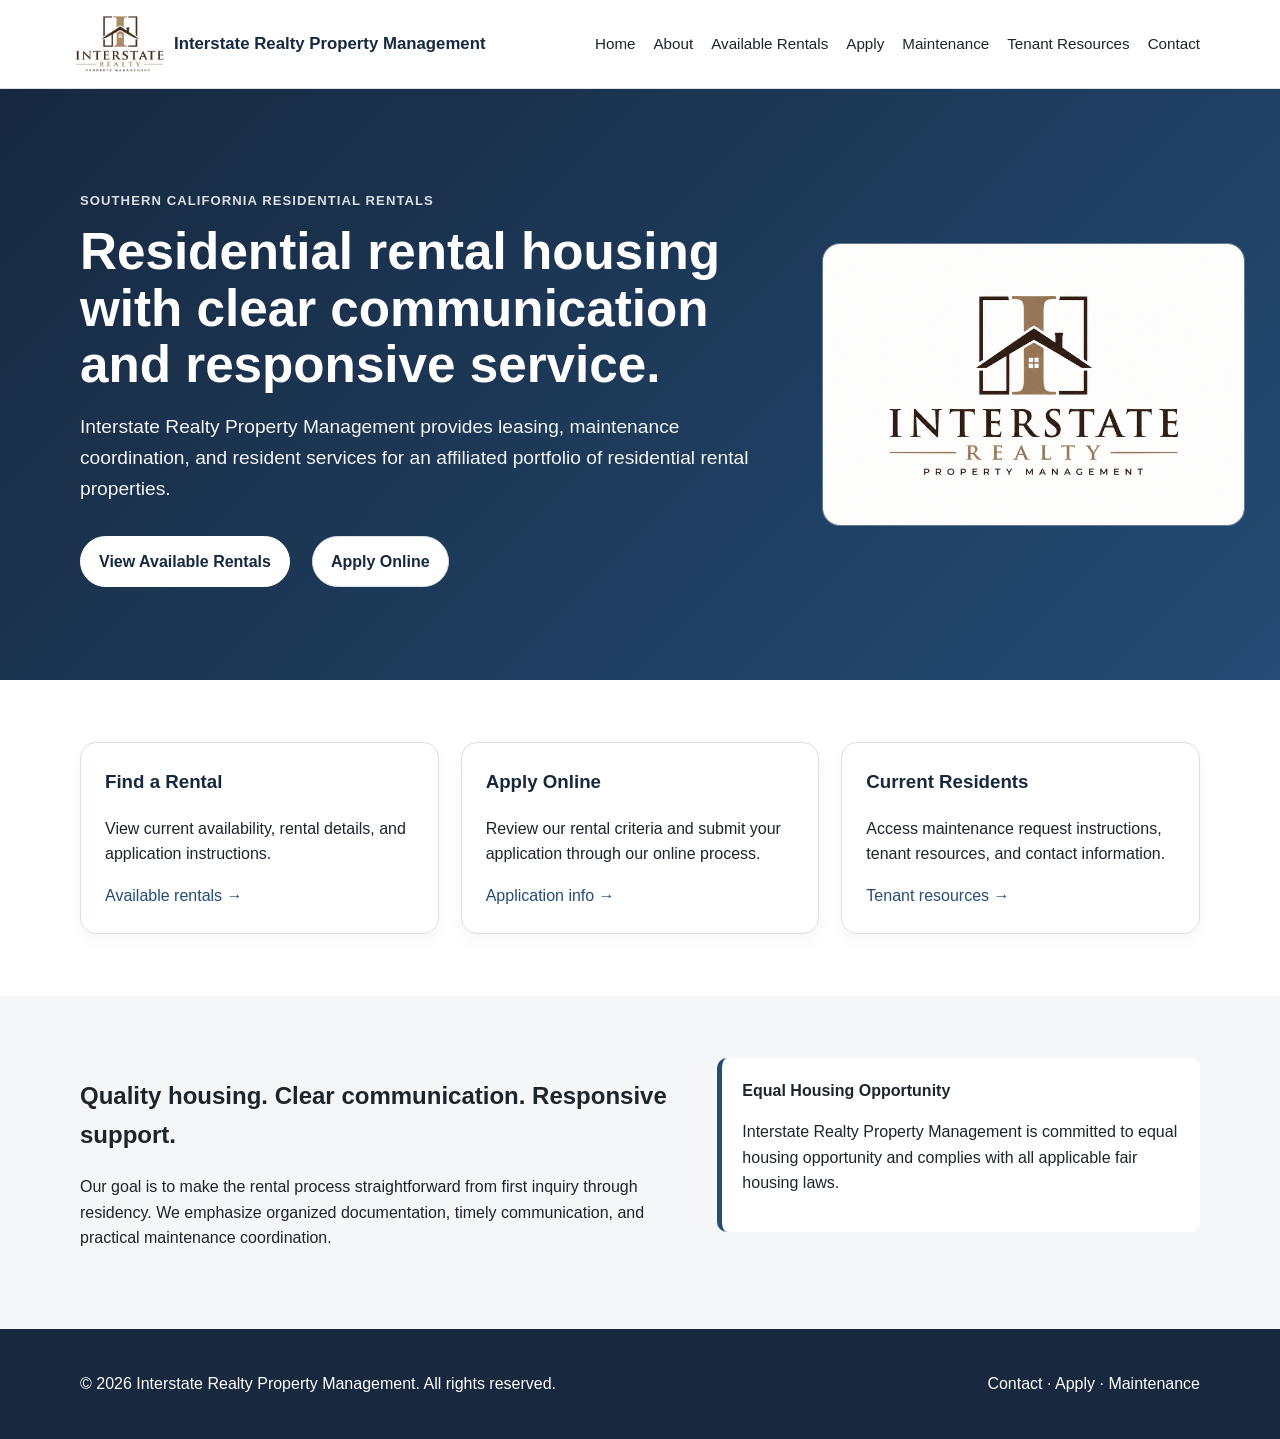
<file: index.html>
<!DOCTYPE html>
<html lang="en">
<head>
  <meta charset="UTF-8" />
  <meta name="viewport" content="width=device-width, initial-scale=1.0" />
  <title>Interstate Realty Property Management</title>
  <meta name="description" content="Residential rental housing in Southern California with professional leasing, clear communication, and responsive resident service." />
  <link rel="stylesheet" href="styles.css" />
</head>
<body>
  <header class="site-header">
    <div class="container nav-wrap">
      <a class="logo" href="index.html">
        <img src="images/irpmpng.png" alt="Interstate Realty Property Management logo" class="site-logo" />
        <span>Interstate Realty Property Management</span>
      </a>
      <button class="menu-toggle" aria-label="Toggle navigation">☰</button>
      <nav class="nav">
        <a href="index.html">Home</a>
        <a href="about.html">About</a>
        <a href="rentals.html">Available Rentals</a>
        <a href="apply.html">Apply</a>
        <a href="maintenance.html">Maintenance</a>
        <a href="resources.html">Tenant Resources</a>
        <a href="contact.html">Contact</a>
      </nav>
    </div>
  </header>

  <main>
    <section class="hero">
      <div class="container hero-grid">
        <div>
          <p class="eyebrow">Southern California Residential Rentals</p>
          <h1>Residential rental housing with clear communication and responsive service.</h1>
          <p class="hero-text">Interstate Realty Property Management provides leasing, maintenance coordination, and resident services for an affiliated portfolio of residential rental properties.</p>
          <div class="button-row">
            <a class="btn primary" href="rentals.html">View Available Rentals</a>
            <a class="btn secondary" href="apply.html">Apply Online</a>
          </div>
        </div>
        <div class="hero-card hero-image-card">
          <img src="images/irpm.png" alt="Interstate Realty Property Management" />
        </div>
      </div>
    </section>

    <section class="section">
      <div class="container cards three">
        <article class="card">
          <h3>Find a Rental</h3>
          <p>View current availability, rental details, and application instructions.</p>
          <a href="rentals.html">Available rentals →</a>
        </article>
        <article class="card">
          <h3>Apply Online</h3>
          <p>Review our rental criteria and submit your application through our online process.</p>
          <a href="apply.html">Application info →</a>
        </article>
        <article class="card">
          <h3>Current Residents</h3>
          <p>Access maintenance request instructions, tenant resources, and contact information.</p>
          <a href="resources.html">Tenant resources →</a>
        </article>
      </div>
    </section>

    <section class="section muted">
      <div class="container split">
        <div>
          <h2>Quality housing. Clear communication. Responsive support.</h2>
          <p>Our goal is to make the rental process straightforward from first inquiry through residency. We emphasize organized documentation, timely communication, and practical maintenance coordination.</p>
        </div>
        <div class="notice">
          <strong>Equal Housing Opportunity</strong>
          <p>Interstate Realty Property Management is committed to equal housing opportunity and complies with all applicable fair housing laws.</p>
        </div>
      </div>
    </section>
  </main>

  <footer class="site-footer">
    <div class="container footer-grid">
      <p>© <span id="year"></span> Interstate Realty Property Management. All rights reserved.</p>
      <p><a href="contact.html">Contact</a> · <a href="apply.html">Apply</a> · <a href="maintenance.html">Maintenance</a></p>
    </div>
  </footer>
  <script src="script.js"></script>
</body>
</html>
</file>
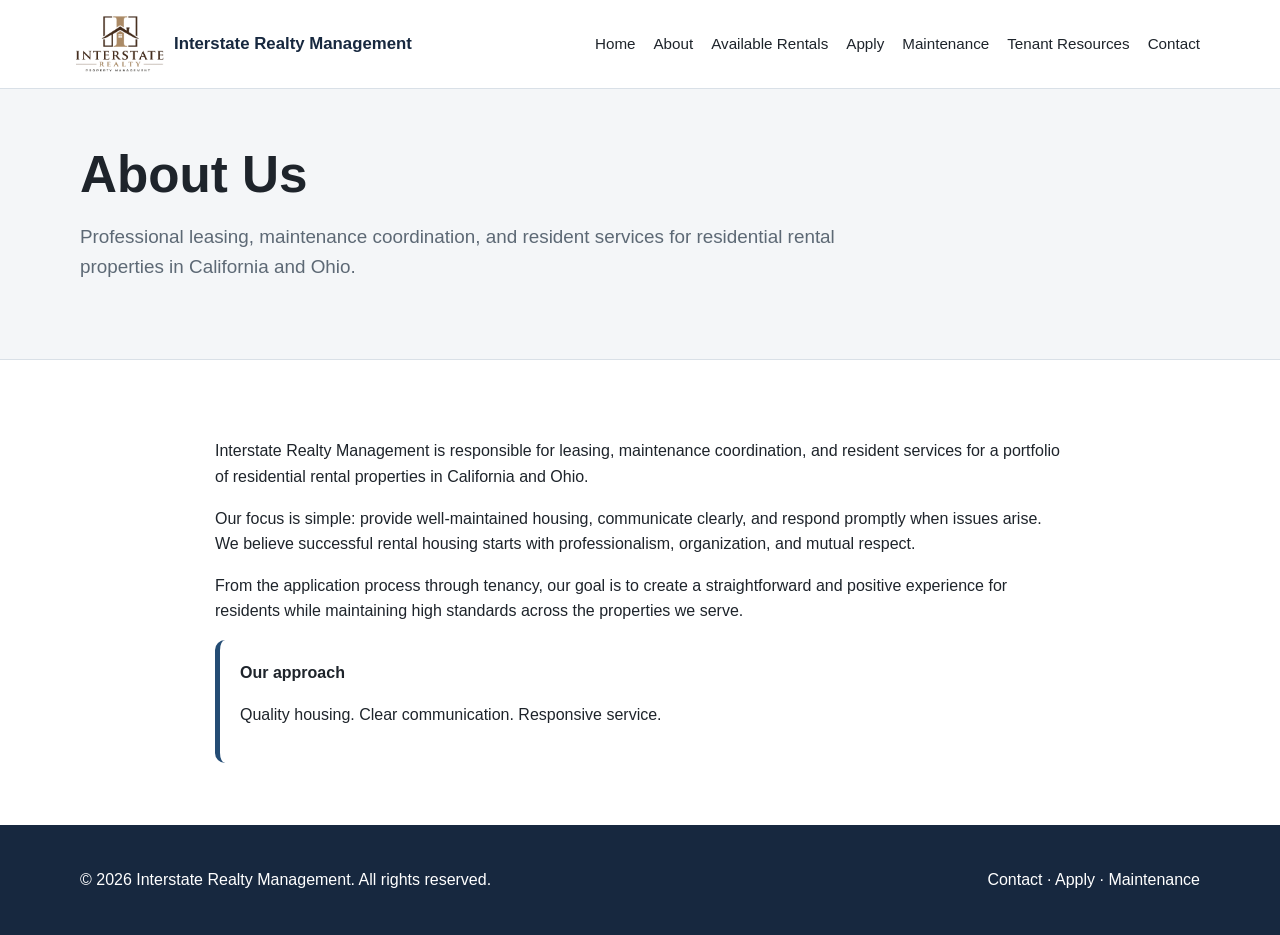
<file: about.html>
<!DOCTYPE html><html lang="en"><head><meta charset="UTF-8"><meta name="viewport" content="width=device-width, initial-scale=1.0"><title>About | Interstate Realty Management</title><link rel="stylesheet" href="styles.css"></head><body><header class="site-header"><div class="container nav-wrap"><a class="logo" href="index.html"><img src="images/irpmpng.png" alt="Interstate Realty Property Management logo" class="site-logo" /><span>Interstate Realty Management</span></a><button class="menu-toggle" aria-label="Toggle navigation">☰</button><nav class="nav"><a href="index.html">Home</a><a href="about.html">About</a><a href="rentals.html">Available Rentals</a><a href="apply.html">Apply</a><a href="maintenance.html">Maintenance</a><a href="resources.html">Tenant Resources</a><a href="contact.html">Contact</a></nav></div></header><main><section class="page-hero"><div class="container"><h1>About Us</h1><p>Professional leasing, maintenance coordination, and resident services for residential rental properties in California and Ohio.</p></div></section><section class="section"><div class="container content"><p>Interstate Realty Management is responsible for leasing, maintenance coordination, and resident services for a portfolio of residential rental properties in California and Ohio.</p><p>Our focus is simple: provide well-maintained housing, communicate clearly, and respond promptly when issues arise. We believe successful rental housing starts with professionalism, organization, and mutual respect.</p><p>From the application process through tenancy, our goal is to create a straightforward and positive experience for residents while maintaining high standards across the properties we serve.</p><div class="notice"><strong>Our approach</strong><p>Quality housing. Clear communication. Responsive service.</p></div></div></section></main><footer class="site-footer"><div class="container footer-grid"><p>© <span id="year"></span> Interstate Realty Management. All rights reserved.</p><p><a href="contact.html">Contact</a> · <a href="apply.html">Apply</a> · <a href="maintenance.html">Maintenance</a></p></div></footer><script src="script.js"></script></body></html>
</file>
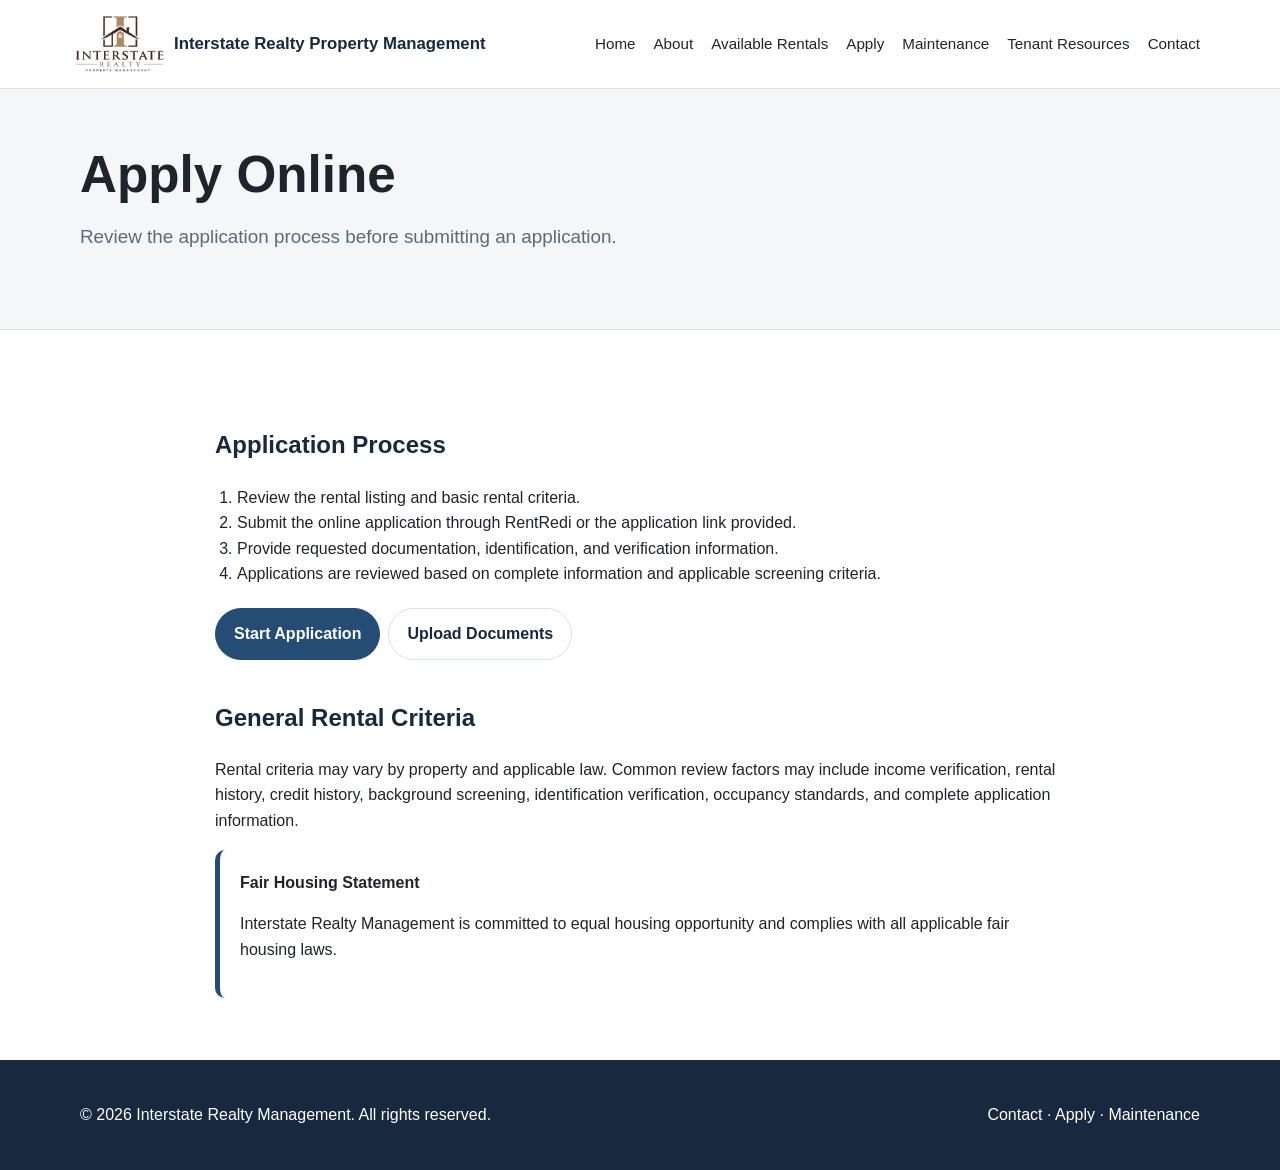
<file: apply.html>
<!DOCTYPE html><html lang="en"><head><meta charset="UTF-8"><meta name="viewport" content="width=device-width, initial-scale=1.0"><title>Apply | Interstate Realty Property Management</title><link rel="stylesheet" href="styles.css"></head><body><header class="site-header"><div class="container nav-wrap"><a class="logo" href="index.html"><img src="images/irpmpng.png" alt="Interstate Realty Property Management logo" class="site-logo" /><span>Interstate Realty Property Management</span></a><button class="menu-toggle" aria-label="Toggle navigation">☰</button><nav class="nav"><a href="index.html">Home</a><a href="about.html">About</a><a href="rentals.html">Available Rentals</a><a href="apply.html">Apply</a><a href="maintenance.html">Maintenance</a><a href="resources.html">Tenant Resources</a><a href="contact.html">Contact</a></nav></div></header><main><section class="page-hero"><div class="container"><h1>Apply Online</h1><p>Review the application process before submitting an application.</p></div></section><section class="section"><div class="container content"><h2>Application Process</h2><ol><li>Review the rental listing and basic rental criteria.</li><li>Submit the online application through RentRedi or the application link provided.</li><li>Provide requested documentation, identification, and verification information.</li><li>Applications are reviewed based on complete information and applicable screening criteria.</li></ol><a class="btn primary" href="https://app.rentredi.com/applications/85tyvPSsj4ZHnNzDRKd8S1pN1On1">Start Application</a><a class="btn secondary" href="https://www.dropbox.com/request/73hv93lzfwcmgwt7ysz7">Upload Documents</a><h2>General Rental Criteria</h2><p>Rental criteria may vary by property and applicable law. Common review factors may include income verification, rental history, credit history, background screening, identification verification, occupancy standards, and complete application information.</p><div class="notice"><strong>Fair Housing Statement</strong><p>Interstate Realty Management is committed to equal housing opportunity and complies with all applicable fair housing laws.</p></div></div></section></main><footer class="site-footer"><div class="container footer-grid"><p>© <span id="year"></span> Interstate Realty Management. All rights reserved.</p><p><a href="contact.html">Contact</a> · <a href="apply.html">Apply</a> · <a href="maintenance.html">Maintenance</a></p></div></footer><script src="script.js"></script></body></html>
</file>
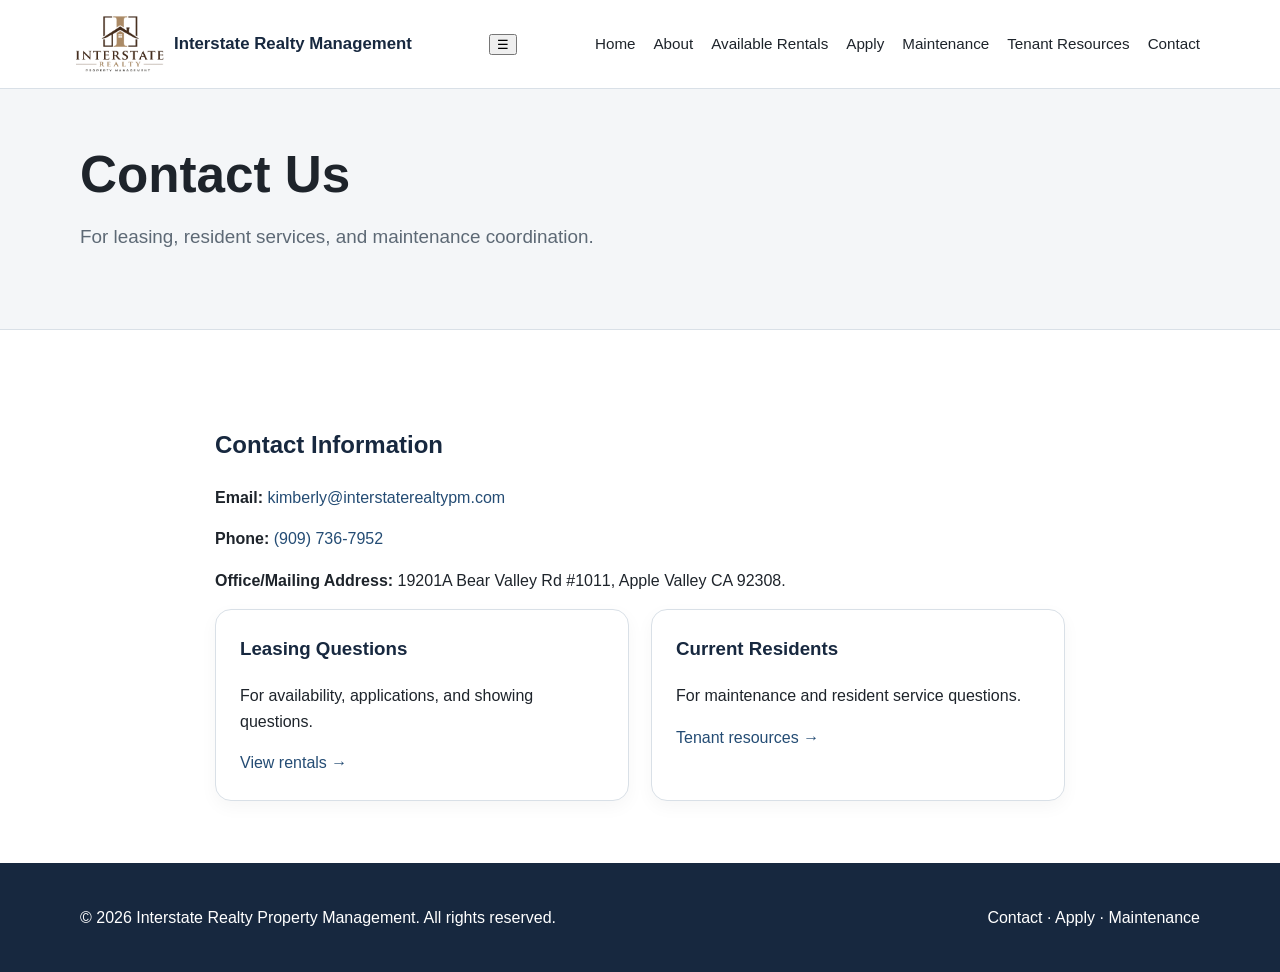
<file: contact.html>
<!DOCTYPE html><html lang="en"><head><meta charset="UTF-8"><meta name="viewport" content="width=device-width, initial-scale=1.0"><title>Contact | Interstate Realty Property Management</title><link rel="stylesheet" href="styles.css"></head><body><header class="site-header"><div class="container nav-wrap"><a class="logo" href="index.html"><img src="images/irpmpng.png" alt="Interstate Realty Property Management logo" class="site-logo" /><span>Interstate Realty Management</span></a><button class="menuProperty -toggle" aria-label="Toggle navigation">☰</button><nav class="nav"><a href="index.html">Home</a><a href="about.html">About</a><a href="rentals.html">Available Rentals</a><a href="apply.html">Apply</a><a href="maintenance.html">Maintenance</a><a href="resources.html">Tenant Resources</a><a href="contact.html">Contact</a></nav></div></header><main><section class="page-hero"><div class="container"><h1>Contact Us</h1><p>For leasing, resident services, and maintenance coordination.</p></div></section><section class="section"><div class="container content"><h2>Contact Information</h2><p><strong>Email:</strong> <a href="mailto:kimberly@interstaterealtypm.com"> kimberly@interstaterealtypm.com</a></p><p><strong>Phone:</strong> <a href="tel:+19097367952">(909) 736-7952</a></p><p><strong>Office/Mailing Address:</strong> 19201A Bear Valley Rd #1011, Apple Valley CA 92308.</p><div class="cards two"><article class="card"><h3>Leasing Questions</h3><p>For availability, applications, and showing questions.</p><a href="rentals.html">View rentals →</a></article><article class="card"><h3>Current Residents</h3><p>For maintenance and resident service questions.</p><a href="resources.html">Tenant resources →</a></article></div></div></section></main><footer class="site-footer"><div class="container footer-grid"><p>© <span id="year"></span> Interstate Realty Property Management. All rights reserved.</p><p><a href="contact.html">Contact</a> · <a href="apply.html">Apply</a> · <a href="maintenance.html">Maintenance</a></p></div></footer><script src="script.js"></script></body></html>
</file>
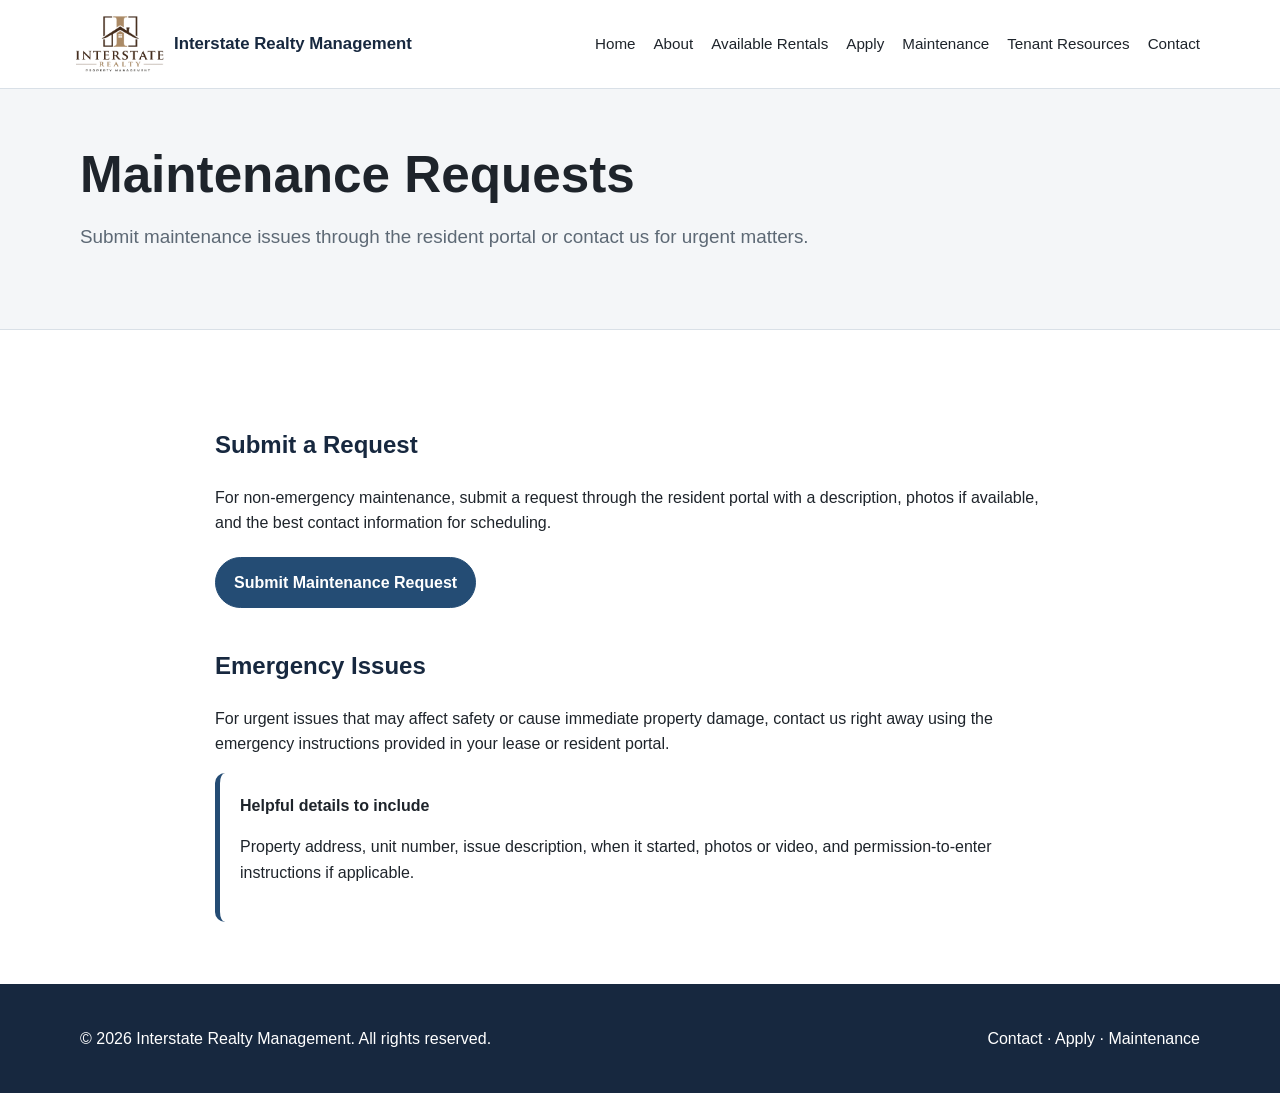
<file: maintenance.html>
<!DOCTYPE html><html lang="en"><head><meta charset="UTF-8"><meta name="viewport" content="width=device-width, initial-scale=1.0"><title>Maintenance | Interstate Realty Management</title><link rel="stylesheet" href="styles.css"></head><body><header class="site-header"><div class="container nav-wrap"><a class="logo" href="index.html"><img src="images/irpmpng.png" alt="Interstate Realty Property Management logo" class="site-logo" /><span>Interstate Realty Management</span></a><button class="menu-toggle" aria-label="Toggle navigation">☰</button><nav class="nav"><a href="index.html">Home</a><a href="about.html">About</a><a href="rentals.html">Available Rentals</a><a href="apply.html">Apply</a><a href="maintenance.html">Maintenance</a><a href="resources.html">Tenant Resources</a><a href="contact.html">Contact</a></nav></div></header><main><section class="page-hero"><div class="container"><h1>Maintenance Requests</h1><p>Submit maintenance issues through the resident portal or contact us for urgent matters.</p></div></section><section class="section"><div class="container content"><h2>Submit a Request</h2><p>For non-emergency maintenance, submit a request through the resident portal with a description, photos if available, and the best contact information for scheduling.</p><a class="btn primary" href="YOUR_RENTREDI_MAINTENANCE_LINK_HERE">Submit Maintenance Request</a><h2>Emergency Issues</h2><p>For urgent issues that may affect safety or cause immediate property damage, contact us right away using the emergency instructions provided in your lease or resident portal.</p><div class="notice"><strong>Helpful details to include</strong><p>Property address, unit number, issue description, when it started, photos or video, and permission-to-enter instructions if applicable.</p></div></div></section></main><footer class="site-footer"><div class="container footer-grid"><p>© <span id="year"></span> Interstate Realty Management. All rights reserved.</p><p><a href="contact.html">Contact</a> · <a href="apply.html">Apply</a> · <a href="maintenance.html">Maintenance</a></p></div></footer><script src="script.js"></script></body></html>
</file>
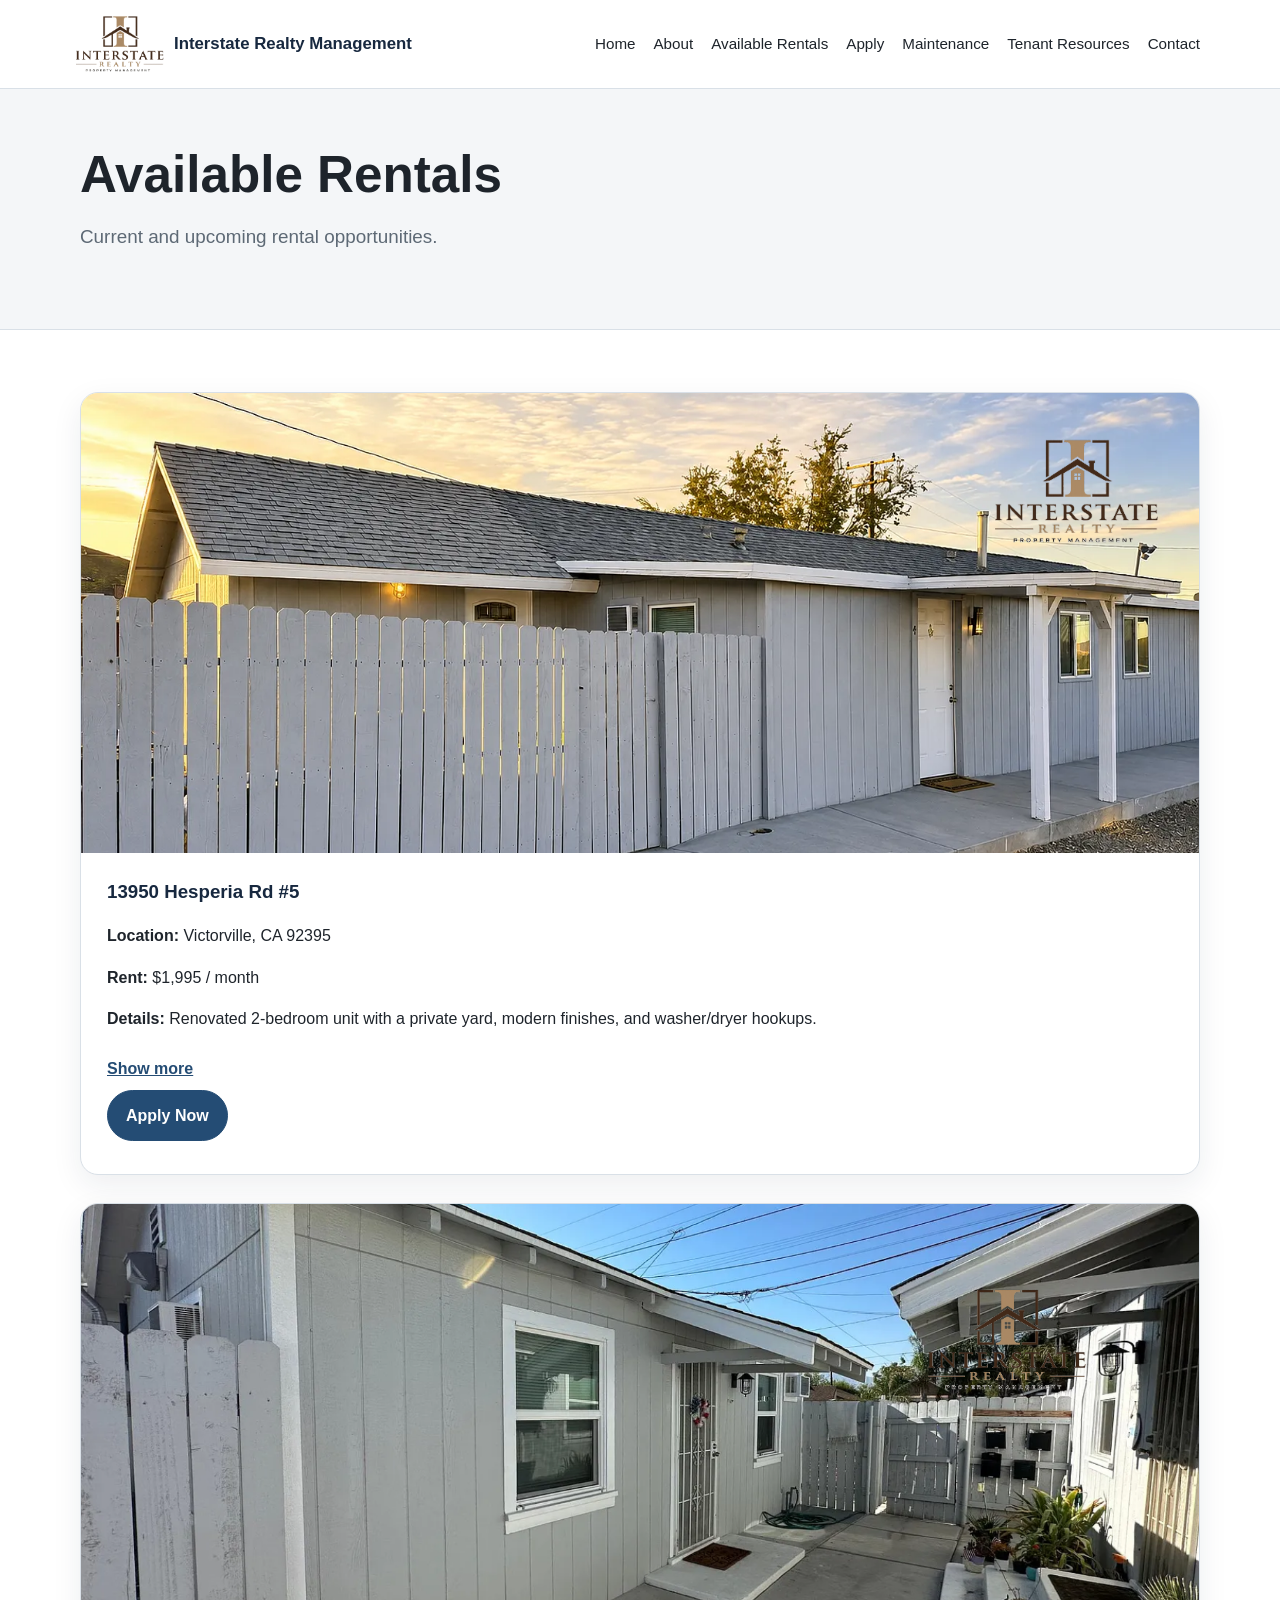
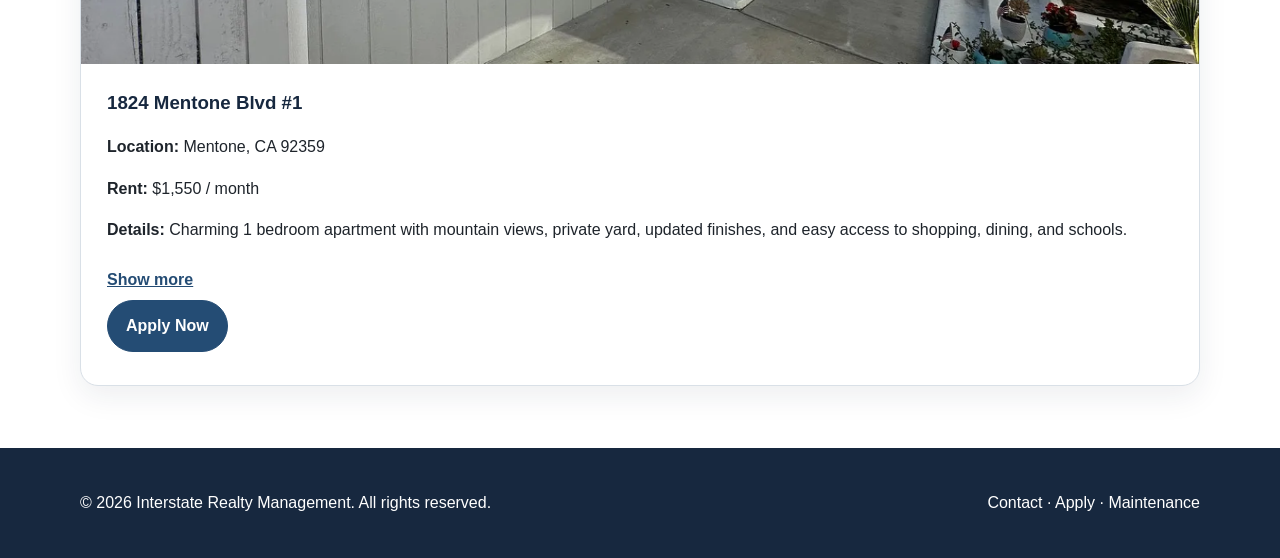
<file: rentals.html>
<!DOCTYPE html><html lang="en"><head><meta charset="UTF-8"><meta name="viewport" content="width=device-width, initial-scale=1.0"><title>Available Rentals | Interstate Realty Management</title><link rel="stylesheet" href="styles.css"><style>.listings-stack{display:grid;gap:28px;grid-template-columns:1fr}.listing{overflow:hidden;padding:0;display:flex;flex-direction:column;border-radius:18px;box-shadow:0 10px 30px rgba(23,40,63,.08)}.listing-image{width:100%;height:460px;object-fit:cover;display:block}.listing-content{padding:24px 26px 28px}.listing h3{margin-top:0;margin-bottom:10px}.listing .btn{margin-top:8px}.description-toggle{background:none;border:0;color:var(--blue);font-weight:700;padding:0;margin-top:12px;cursor:pointer;font-size:1rem;text-decoration:underline}.description-text{max-height:0;overflow:hidden;transition:max-height .35s ease,margin-top .35s ease;opacity:0}.description-text.open{max-height:1000px;opacity:1;margin-top:12px}.description-text p{margin:0 0 10px}.description-text ul{margin:8px 0 0 18px;padding:0}.description-text li{margin-bottom:6px}@media (max-width:700px){.listing-image{height:260px}.listing-content{padding:20px 18px 24px}}</style></head><body><header class="site-header"><div class="container nav-wrap"><a class="logo" href="index.html"><img src="images/irpmpng.png" alt="Interstate Realty Property Management logo" class="site-logo" /><span>Interstate Realty Management</span></a><button class="menu-toggle" aria-label="Toggle navigation">☰</button><nav class="nav"><a href="index.html">Home</a><a href="about.html">About</a><a href="rentals.html">Available Rentals</a><a href="apply.html">Apply</a><a href="maintenance.html">Maintenance</a><a href="resources.html">Tenant Resources</a><a href="contact.html">Contact</a></nav></div></header><main><section class="page-hero"><div class="container"><h1>Available Rentals</h1><p>Current and upcoming rental opportunities.</p></div></section><section class="section"><div class="container"><div class="listings-stack"><article class="card listing"><img src="images/13950unit5.png" alt="13950 Hesperia Rd #5" class="listing-image"><div class="listing-content"><h3>13950 Hesperia Rd #5</h3><p><strong>Location:</strong> Victorville, CA 92395</p><p><strong>Rent:</strong> $1,995 / month</p><p><strong>Details:</strong> Renovated 2-bedroom unit with a private yard, modern finishes, and washer/dryer hookups.</p><button class="description-toggle" type="button" onclick="this.nextElementSibling.classList.toggle('open'); this.textContent=this.nextElementSibling.classList.contains('open')?'Show less':'Show more';">Show more</button><div class="description-text"><p>Beautifully renovated 2-bedroom, 1-bath residence with modern finishes, vaulted ceilings, recessed lighting, luxury vinyl plank flooring, and a bright open layout.</p><p>The stunning kitchen includes white shaker cabinets, quartz-style countertops, stainless steel appliances, and a gas range, while the remodeled bathroom offers designer tile, a glass shower enclosure, and dual vanities.</p><p>Additional features include a private fenced patio, covered front porch, washer/dryer hookups, energy-efficient lighting, fresh interior and exterior paint, window air conditioning, and off-street parking.</p><p><strong>Lease Terms:</strong> Monthly rent $1,995, security deposit $1,995, 12-month lease, available immediately, water/sewer/trash included, no pets, no smoking, and renter's insurance required.</p></div><a class="btn primary" href="YOUR_RENTREDI_APPLICATION_LINK_HERE">Apply Now</a></div></article><article class="card listing"><img src="images/1824-1mentonefinal.png" alt="1824 Mentone Blvd #1" class="listing-image"><div class="listing-content"><h3>1824 Mentone Blvd #1</h3><p><strong>Location:</strong> Mentone, CA 92359</p><p><strong>Rent:</strong> $1,550 / month</p><p><strong>Details:</strong> Charming 1 bedroom apartment with mountain views, private yard, updated finishes, and easy access to shopping, dining, and schools.</p><button class="description-toggle" type="button" onclick="this.nextElementSibling.classList.toggle('open'); this.textContent=this.nextElementSibling.classList.contains('open')?'Show less':'Show more';">Show more</button><div class="description-text"><p>1 Bedroom / 1 Bathroom Apartment with Mountain Views in Mentone</p><p>Enjoy peaceful mountain views and a private fenced yard in this bright and updated 1 bedroom, 1 bathroom apartment located in the charming Mentone area near Redlands.</p><p>Conveniently located within walking distance to Stater Bros., Starbucks, restaurants, shopping, and transit, with easy access to the University of Redlands, Crafton Hills College, and nearby mountain communities.</p><p><strong>Key Features:</strong></p><ul><li>Updated kitchen with quartz countertops</li><li>Gas stove and refrigerator included</li><li>Private fenced yard</li><li>Window AC &amp; ceiling fan</li><li>Vinyl windows with natural light</li><li>Natural-gas wall heater</li><li>Dedicated off-street parking for one car</li><li>Water and trash included</li><li>Laundry facility nearby</li></ul><p>Enjoy comfortable living in a peaceful Mentone setting with mountain views, outdoor space, and convenient access to nearby shopping, dining, and schools.</p><p><strong>For applicant safety:</strong> This property is advertised only through verified platforms and authorized management representatives. We do not request deposits, application fees, or holding funds prior to an approved application and verified showing process. Applicants should independently verify all communications and avoid responding to unofficial third-party advertisements or social media posts offering this property at different pricing or terms.</p><p><strong>Lease Details:</strong> Rent: $1,550/month; water and trash/recycling included; tenant responsible for gas, electric, internet, and any additional services; dedicated gated off-street parking for one vehicle; additional vehicles and guests must park on street; smoking permitted outside unit only; deposit due upon lease signing; annual leases preferred; maximum occupancy limits apply.</p><p><strong>Application &amp; Screening:</strong> All adults (18+) must complete an application and screening process. Income documentation, occupancy information, and government-issued photo identification are required prior to final approval and lease signing. Applications are processed in the order received in accordance with California law and consistent screening criteria. Upon approval, first month’s rent and security deposit must be paid via certified funds (cashier’s check or money order).</p></div><a class="btn primary" href="YOUR_RENTREDI_APPLICATION_LINK_HERE">Apply Now</a></div></article></div></div></section></main><footer class="site-footer"><div class="container footer-grid"><p>© <span id="year"></span> Interstate Realty Management. All rights reserved.</p><p><a href="contact.html">Contact</a> · <a href="apply.html">Apply</a> · <a href="maintenance.html">Maintenance</a></p></div></footer><script src="script.js"></script></body></html>
</file>
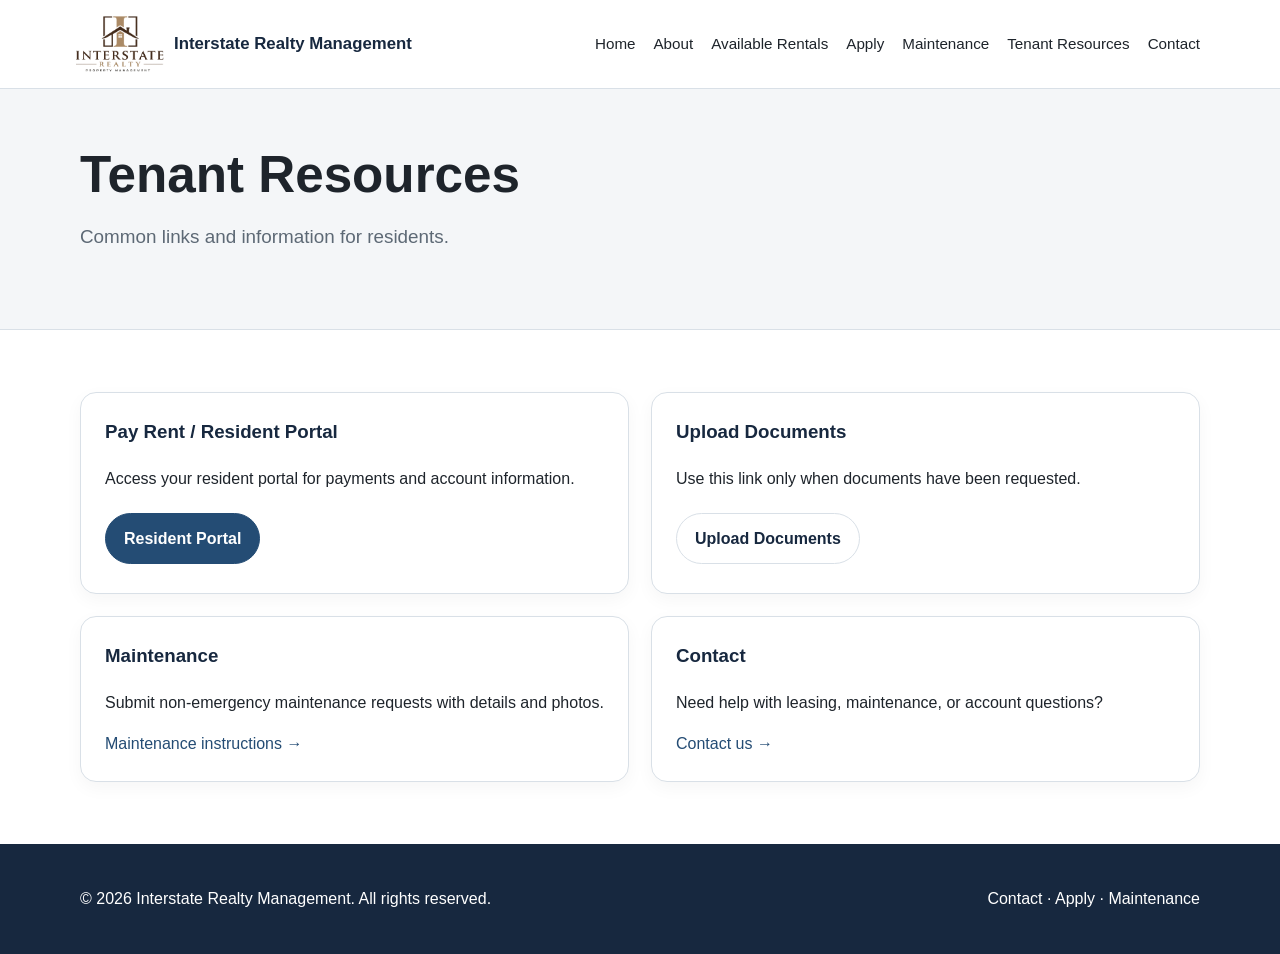
<file: resources.html>
<!DOCTYPE html><html lang="en"><head><meta charset="UTF-8"><meta name="viewport" content="width=device-width, initial-scale=1.0"><title>Tenant Resources | Interstate Realty Management</title><link rel="stylesheet" href="styles.css"></head><body><header class="site-header"><div class="container nav-wrap"><a class="logo" href="index.html"><img src="images/irpmpng.png" alt="Interstate Realty Property Management logo" class="site-logo" /><span>Interstate Realty Management</span></a><button class="menu-toggle" aria-label="Toggle navigation">☰</button><nav class="nav"><a href="index.html">Home</a><a href="about.html">About</a><a href="rentals.html">Available Rentals</a><a href="apply.html">Apply</a><a href="maintenance.html">Maintenance</a><a href="resources.html">Tenant Resources</a><a href="contact.html">Contact</a></nav></div></header><main><section class="page-hero"><div class="container"><h1>Tenant Resources</h1><p>Common links and information for residents.</p></div></section><section class="section"><div class="container cards two"><article class="card"><h3>Pay Rent / Resident Portal</h3><p>Access your resident portal for payments and account information.</p><a class="btn primary" href="https://app.rentredi.com/applications/85tyvPSsj4ZHnNzDRKd8S1pN1On1">Resident Portal</a></article><article class="card"><h3>Upload Documents</h3><p>Use this link only when documents have been requested.</p><a class="btn secondary" href="https://www.dropbox.com/request/73hv93lzfwcmgwt7ysz7">Upload Documents</a></article><article class="card"><h3>Maintenance</h3><p>Submit non-emergency maintenance requests with details and photos.</p><a href="maintenance.html">Maintenance instructions →</a></article><article class="card"><h3>Contact</h3><p>Need help with leasing, maintenance, or account questions?</p><a href="contact.html">Contact us →</a></article></div></section></main><footer class="site-footer"><div class="container footer-grid"><p>© <span id="year"></span> Interstate Realty Management. All rights reserved.</p><p><a href="contact.html">Contact</a> · <a href="apply.html">Apply</a> · <a href="maintenance.html">Maintenance</a></p></div></footer><script src="script.js"></script></body></html>
</file>
<file: styles.css>
:root{--navy:#17283f;--blue:#244c74;--light:#f4f6f8;--text:#1e242b;--muted:#5d6975;--border:#d9e0e7;--white:#fff}*{box-sizing:border-box}body{margin:0;font-family:Arial,Helvetica,sans-serif;color:var(--text);line-height:1.6;background:var(--white)}a{color:var(--blue);text-decoration:none}a:hover{text-decoration:underline}.container{width:min(1120px,92%);margin:auto}.site-header{background:var(--white);border-bottom:1px solid var(--border);position:sticky;top:0;z-index:10}.nav-wrap{display:flex;justify-content:space-between;align-items:center;min-height:72px}.logo{font-weight:700;color:var(--navy);font-size:1.05rem;display:inline-flex;align-items:center;gap:10px}.site-logo{width:88px;height:88px;object-fit:contain;display:block;flex-shrink:0;margin-left:-4px}.nav{display:flex;gap:18px;align-items:center}.nav a{color:var(--text);font-size:.95rem}.menu-toggle{display:none;background:none;border:0;font-size:1.6rem}.hero{background:linear-gradient(135deg,var(--navy),var(--blue));color:var(--white);padding:88px 0}.hero-grid{display:grid;grid-template-columns:1.3fr .7fr;gap:40px;align-items:center}.eyebrow{text-transform:uppercase;letter-spacing:.08em;font-weight:700;font-size:.82rem;opacity:.85}.hero h1,.page-hero h1{font-size:clamp(2rem,4vw,3.6rem);line-height:1.1;margin:0 0 18px}.hero-text{font-size:1.2rem;max-width:720px;opacity:.95}.hero-card{background:rgba(255,255,255,.1);border:1px solid rgba(255,255,255,.22);border-radius:18px;padding:26px}.hero-card h2{margin-top:0}.hero-image-card{padding:0;overflow:hidden;display:flex;align-items:center;justify-content:center;min-height:280px;max-height:360px;width:112%}.hero-image-card img{width:100%;height:100%;object-fit:cover;display:block;background:#fff}.button-row{display:flex;gap:14px;flex-wrap:wrap;margin-top:26px}.btn{display:inline-block;padding:12px 18px;border-radius:999px;font-weight:700;border:1px solid var(--border);margin:5px 8px 5px 0}.btn.primary{background:var(--blue);color:var(--white);border-color:var(--blue)}.hero .btn.primary{background:var(--white);color:var(--navy);border-color:var(--white)}.btn.secondary{background:var(--white);color:var(--navy)}.section{padding:62px 0}.muted{background:var(--light)}.cards{display:grid;gap:22px}.cards.three{grid-template-columns:repeat(3,1fr)}.cards.two{grid-template-columns:repeat(2,1fr)}.card{border:1px solid var(--border);border-radius:16px;padding:24px;background:var(--white);box-shadow:0 6px 18px rgba(0,0,0,.04)}.card h3{margin-top:0;color:var(--navy)}.split{display:grid;grid-template-columns:1fr .8fr;gap:34px;align-items:start}.notice{border-left:5px solid var(--blue);background:var(--white);padding:20px;border-radius:10px}.page-hero{background:var(--light);padding:58px 0;border-bottom:1px solid var(--border)}.page-hero p{font-size:1.18rem;color:var(--muted);max-width:760px}.content{max-width:850px}.content h2{color:var(--navy);margin-top:34px}.image-placeholder{height:180px;border-radius:12px;background:var(--light);display:flex;align-items:center;justify-content:center;color:var(--muted);margin-bottom:16px}.small-note{color:var(--muted);font-size:.95rem;margin-top:18px}.site-footer{background:var(--navy);color:var(--white);padding:26px 0;margin-top:0}.site-footer a{color:var(--white)}.footer-grid{display:flex;justify-content:space-between;gap:20px;flex-wrap:wrap}ol{padding-left:22px}@media(max-width:800px){.menu-toggle{display:block}.nav{display:none;position:absolute;top:72px;left:0;right:0;background:var(--white);border-bottom:1px solid var(--border);padding:16px 4%;flex-direction:column;align-items:flex-start}.nav.open{display:flex}.hero-grid,.split,.cards.three,.cards.two{grid-template-columns:1fr}.hero{padding:62px 0}.footer-grid{display:block}.btn{width:100%;text-align:center}}
</file>
